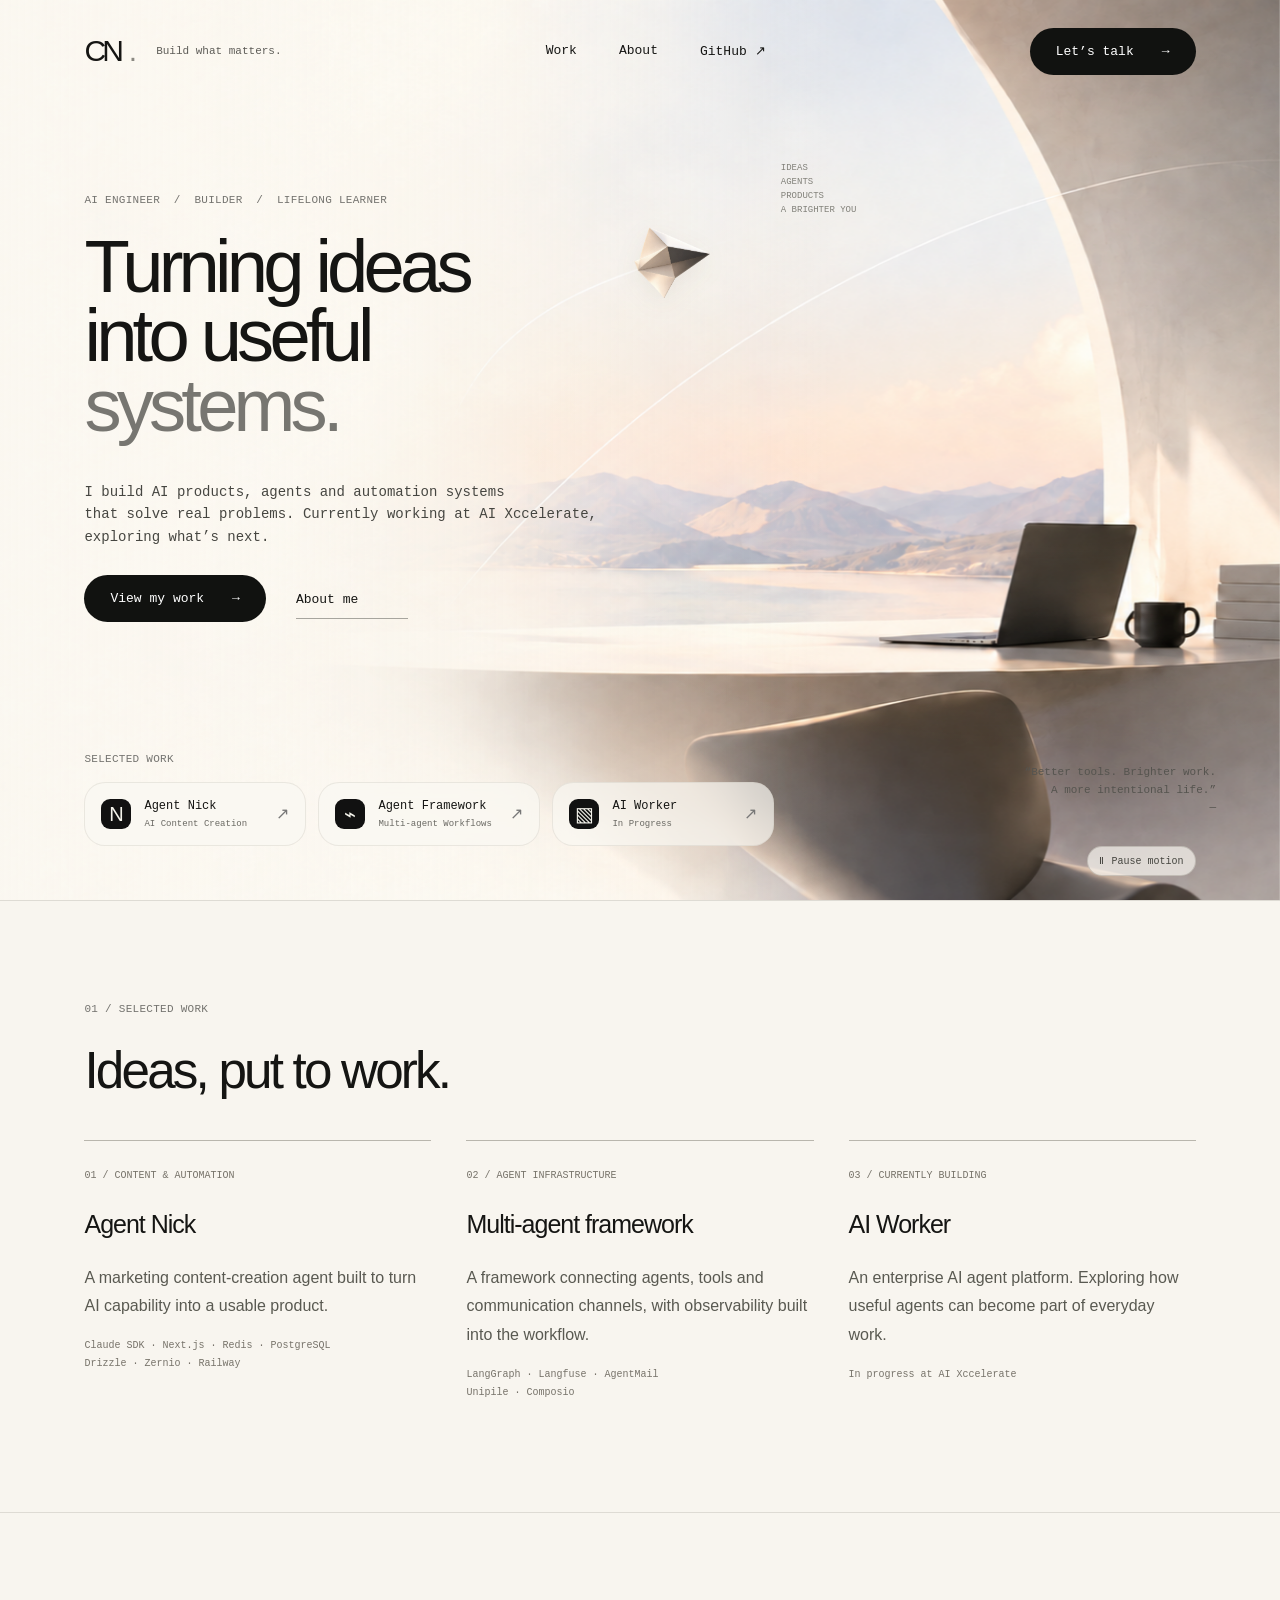
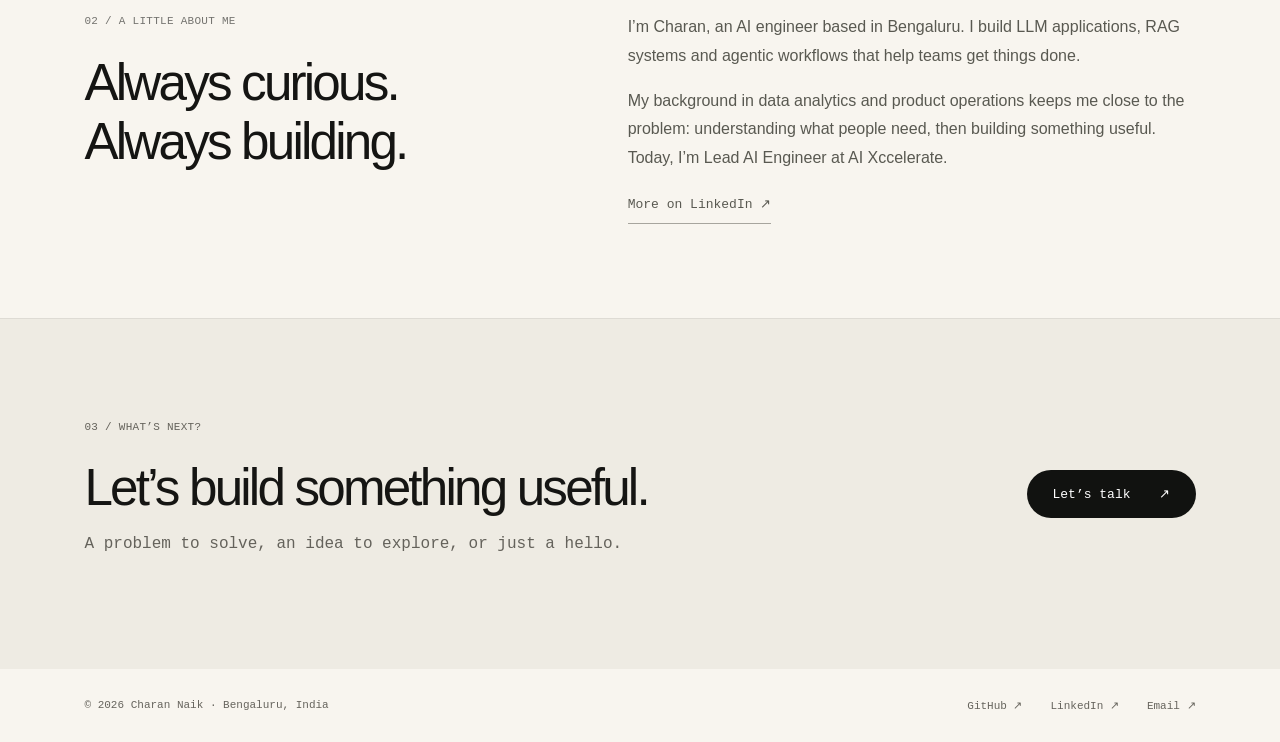
<file: index.html>
<!doctype html>
<html lang="en">
<head>
<meta charset="utf-8">
<meta name="viewport" content="width=device-width,initial-scale=1">
<link rel="icon" href="data:,">
<title>Charan Naik — Build what matters.</title>
<meta name="description" content="Charan Naik builds AI products, agents, and automation systems. Explore selected work and get in touch.">
<link rel="stylesheet" href="assets/css/styles.css">
</head>
<body>
<main>
<section class="hero" aria-labelledby="headline">
<div class="scene" aria-hidden="true"><img class="backdrop" src="assets/images/workspace-clean.png" alt="" fetchpriority="high"><div class="sunlight"></div></div>
<img class="scroll-plane" src="assets/images/plane.png" alt="" aria-hidden="true" draggable="false">
<button class="motion-toggle" type="button" aria-pressed="false" aria-label="Pause background motion">Ⅱ <span>Pause motion</span></button>
<header><a class="brand" href="#" aria-label="Charan Naik home"><span class="monogram">CN<span>.</span></span><span class="tagline mono">Build what matters.</span></a><nav aria-label="Main navigation"><a href="#work">Work</a><a href="#about">About</a><a href="https://github.com/Charan071" target="_blank" rel="noopener noreferrer">GitHub ↗</a></nav><a class="button" href="mailto:charan@aixccelerate.com">Let’s talk <span aria-hidden="true">→</span></a></header>
<div class="intro"><p class="eyebrow mono">AI ENGINEER &nbsp;/&nbsp; BUILDER &nbsp;/&nbsp; LIFELONG LEARNER</p><h1 id="headline">Turning ideas<br>into useful<br><span>systems.</span></h1><p class="description mono">I build AI products, agents and automation systems<br class="desktop-break"> that solve real problems. Currently working at AI Xccelerate, exploring what’s next.</p><div class="actions"><a class="button" href="#work">View my work <span aria-hidden="true">→</span></a><a class="text-link" href="#about">About me</a></div></div>
<div class="floating-note mono" aria-hidden="true">IDEAS<br>AGENTS<br>PRODUCTS<br>A BRIGHTER YOU</div>
<div class="selected"><p class="eyebrow mono">SELECTED WORK</p><div class="project-links"><a class="project-link" href="#nick"><span class="project-icon">N</span><span><strong>Agent Nick</strong><small>AI Content Creation</small></span><span class="arrow">↗</span></a><a class="project-link" href="#agents"><span class="project-icon">⌁</span><span><strong>Agent Framework</strong><small>Multi-agent Workflows</small></span><span class="arrow">↗</span></a><a class="project-link" href="#worker"><span class="project-icon">▧</span><span><strong>AI Worker</strong><small>In Progress</small></span><span class="arrow">↗</span></a></div></div>
<p class="quote mono">“Better tools. Brighter work.<br>A more intentional life.”<br>—</p>
</section>
<section class="section" id="work"><p class="eyebrow mono">01 / SELECTED WORK</p><h2>Ideas, put to work.</h2><div class="work-grid"><article class="work-card" id="nick"><span class="mono">01 / CONTENT & AUTOMATION</span><h3>Agent Nick</h3><p>A marketing content-creation agent built to turn AI capability into a usable product.</p><p class="mono">Claude SDK · Next.js · Redis · PostgreSQL<br>Drizzle · Zernio · Railway</p></article><article class="work-card" id="agents"><span class="mono">02 / AGENT INFRASTRUCTURE</span><h3>Multi-agent framework</h3><p>A framework connecting agents, tools and communication channels, with observability built into the workflow.</p><p class="mono">LangGraph · Langfuse · AgentMail<br>Unipile · Composio</p></article><article class="work-card" id="worker"><span class="mono">03 / CURRENTLY BUILDING</span><h3>AI Worker</h3><p>An enterprise AI agent platform. Exploring how useful agents can become part of everyday work.</p><p class="mono">In progress at AI Xccelerate</p></article></div></section>
<section class="section about" id="about"><div><p class="eyebrow mono">02 / A LITTLE ABOUT ME</p><h2>Always curious.<br>Always building.</h2></div><div class="about-copy"><p>I’m Charan, an AI engineer based in Bengaluru. I build LLM applications, RAG systems and agentic workflows that help teams get things done.</p><p>My background in data analytics and product operations keeps me close to the problem: understanding what people need, then building something useful. Today, I’m Lead AI Engineer at AI Xccelerate.</p><a class="text-link" href="https://www.linkedin.com/in/charan-s-naik" target="_blank" rel="noopener noreferrer">More on LinkedIn ↗</a></div></section>
<section class="section contact" id="contact"><div><p class="eyebrow mono">03 / WHAT’S NEXT?</p><h2>Let’s build something useful.</h2><p class="mono">A problem to solve, an idea to explore, or just a hello.</p></div><a class="button" href="mailto:charan@aixccelerate.com">Let’s talk <span aria-hidden="true">↗</span></a></section>
</main><footer><span>© 2026 Charan Naik · Bengaluru, India</span><div><a href="https://github.com/Charan071">GitHub ↗</a><a href="https://www.linkedin.com/in/charan-s-naik">LinkedIn ↗</a><a href="mailto:charan@aixccelerate.com">Email ↗</a></div></footer>
<script src="assets/js/main.js" defer></script>
</body></html>
</file>
<file: assets/css/styles.css>
:root{--paper:#f8f5ef;--ink:#151513;--muted:#72716d;--line:#dedbd4;font-family:Arial,Helvetica,sans-serif;color:var(--ink);background:var(--paper)}
*{box-sizing:border-box}html{scroll-behavior:smooth}body{margin:0}a{color:inherit;text-decoration:none}button{font:inherit}a:focus-visible,summary:focus-visible{outline:2px solid #76664c;outline-offset:6px}::selection{background:#ded4c2}.mono,nav,.button,.text-link,.project-link,footer,summary{font-family:'SFMono-Regular',Consolas,'Liberation Mono',monospace}
.hero{position:relative;isolation:isolate;min-height:850px;height:100svh;max-height:1120px;overflow:hidden;padding:0 6.6%}.backdrop{position:absolute;inset:0;width:100%;height:100%;object-fit:cover;object-position:center;z-index:-2}.hero:after{content:'';position:absolute;inset:0;z-index:-1;background:linear-gradient(90deg,rgba(248,245,239,.45),transparent 65%)}
header{height:102px;display:flex;align-items:center;justify-content:space-between;gap:32px}.brand{display:flex;align-items:center;gap:23px}.monogram{font-size:30px;letter-spacing:-4px}.monogram span{color:#8b8982;padding-left:9px}.tagline{font-size:11px;color:#5d5c57}nav{display:flex;gap:42px;font-size:13px}nav a{padding:10px 0;border-bottom:1px solid transparent}nav a:hover{border-color:var(--ink)}.button{display:inline-flex;gap:28px;align-items:center;justify-content:center;background:#111210;color:#fff;border-radius:40px;padding:16px 26px;font-size:13px;transition:transform .2s,background .2s}.button:hover{background:#34352f;transform:translateY(-2px)}.intro{padding-top:clamp(75px,10vh,140px);max-width:680px}.eyebrow{font-size:11px;font-weight:400;letter-spacing:.025em;color:#74736f;margin:0 0 22px;line-height:1.6}h1{font-size:clamp(66px,5.8vw,104px);font-weight:400;letter-spacing:-.065em;line-height:.94;margin:0}h1 span{color:#777671}.description{font-size:14px;line-height:1.6;max-width:545px;margin:40px 0 27px;color:#464641}.actions{display:flex;align-items:center;gap:30px}.text-link{padding:14px 0 11px;border-bottom:1px solid #a7a59e;min-width:112px;font-size:13px}.text-link:hover{border-color:#111}.selected{position:absolute;bottom:6%;left:6.6%;width:min(690px,62%)}.selected .eyebrow{margin-bottom:13px}.project-links{display:grid;grid-template-columns:repeat(3,1fr);gap:12px}.project-link{display:flex;align-items:center;gap:13px;border:1px solid rgba(195,190,180,.3);border-radius:21px;padding:16px;background:rgba(250,248,243,.7);backdrop-filter:blur(10px);transition:background .2s,transform .2s}.project-link:hover{background:#fff;transform:translateY(-4px)}.project-icon{width:30px;height:30px;background:#111;color:#f4f3eb;border-radius:9px;display:grid;place-items:center;font:20px Arial;flex-shrink:0}.project-link strong{font-size:12px;font-weight:400;display:block}.project-link small{font-size:9px;color:#696862;display:block;margin-top:6px;white-space:nowrap}.arrow{margin-left:auto;color:#777}.floating-note{position:absolute;left:61%;top:18%;font-size:9px;line-height:1.55;color:#818079}.quote{position:absolute;right:5%;bottom:8%;font-size:11px;line-height:1.6;text-align:right;color:#55544f}.section{padding:100px 6.6%;border-top:1px solid var(--line)}.section h2{font-size:clamp(38px,4vw,64px);font-weight:400;letter-spacing:-.055em;margin:0 0 40px}.work-grid{display:grid;grid-template-columns:repeat(3,1fr);gap:35px}.work-card{border-top:1px solid #b9b6ad;padding-top:23px;scroll-margin-top:40px}.work-card h3{font-weight:400;font-size:25px;letter-spacing:-.04em}.work-card p,.about-copy{font-size:16px;line-height:1.8;color:#595951}.work-card .mono{font-size:10px;line-height:1.8;color:#77736a}.about{display:grid;grid-template-columns:1fr 1.2fr;gap:70px}.about-copy{max-width:660px}.about-copy p:first-child{margin-top:0}.contact{background:#eeebe3;display:flex;align-items:center;justify-content:space-between;gap:32px}.contact h2{margin-bottom:18px}.contact p{color:#64625b}footer{padding:30px 6.6%;display:flex;justify-content:space-between;gap:25px;font-size:11px;color:#66645d}footer div{display:flex;gap:28px}
@media(min-width:1700px){.intro{padding-top:12vh}}@media(max-width:1100px){.hero{min-height:800px}nav{gap:23px}.tagline{display:none}.intro{max-width:580px}h1{font-size:80px}.selected{width:76%}.floating-note{left:72%}.quote{display:none}.description{max-width:460px}.project-link small{font-size:8px}}
@media(max-width:700px){.hero{height:auto;min-height:960px;padding:0 7%}.backdrop{object-position:66% center;opacity:.5}.hero:after{background:linear-gradient(180deg,rgba(248,245,239,.9) 0%,rgba(248,245,239,.88) 49%,rgba(248,245,239,.05) 74%,#f8f5ef 100%)}header{height:86px;gap:15px}nav{gap:18px;font-size:11px}header>.button{display:none}.intro{padding-top:60px}h1{font-size:clamp(52px,10.8vw,74px)}.eyebrow{font-size:9px}.description{font-size:12px;margin-top:30px;max-width:420px}.button,.text-link{font-size:12px}.floating-note{display:none}.selected{position:relative;left:auto;bottom:auto;width:100%;margin-top:170px;padding-bottom:34px}.project-links{grid-template-columns:1fr}.project-link{padding:12px 16px;border-radius:15px}.project-link small{font-size:10px}.section{padding:64px 7%}.work-grid,.about{grid-template-columns:1fr;gap:35px}.about h2{margin-bottom:0}.contact{display:block}.contact>.button{margin-top:20px}footer{flex-direction:column;padding:25px 7%}footer div{gap:20px}}
@media(prefers-reduced-motion:reduce){html{scroll-behavior:auto}*{transition:none!important}}

.scene{position:absolute;inset:0;z-index:-2;pointer-events:none;transform:translate3d(var(--scene-x,0px),var(--scene-y,0px),0);transition:transform 1.6s cubic-bezier(.2,.7,.2,1)}
.scene .backdrop{z-index:0;animation:scene-drift 22s ease-in-out infinite alternate;will-change:transform}
.sunlight{position:absolute;inset:-12%;background:radial-gradient(ellipse at 76% 45%,rgba(255,228,183,.24),transparent 42%);mix-blend-mode:soft-light;animation:light-drift 16s ease-in-out infinite alternate}
@keyframes scene-drift{from{transform:scale(1.045) translate3d(-.6%,.3%,0)}to{transform:scale(1.105) translate3d(.7%,-.6%,0)}}
@keyframes light-drift{from{transform:translate3d(-3%,2%,0);opacity:.4}to{transform:translate3d(3%,-2%,0);opacity:1}}
.motion-toggle{position:absolute;right:6.6%;bottom:24px;display:flex;align-items:center;gap:8px;padding:8px 11px;border:1px solid rgba(100,96,86,.25);border-radius:20px;background:rgba(248,245,239,.7);color:#45453f;font:10px 'SFMono-Regular',Consolas,monospace;cursor:pointer;z-index:2}
.motion-toggle:focus-visible{outline:2px solid #76664c;outline-offset:4px}.motion-toggle:hover{background:#f8f5ef}
.hero.motion-paused .scene{transform:none}.hero.motion-paused .scene *{animation-play-state:paused}
@media(max-width:700px){.motion-toggle{bottom:10px;right:7%;font-size:9px}.selected{padding-bottom:58px}}
@media(prefers-reduced-motion:reduce){.scene{transform:none!important;transition:none}.scene .backdrop,.sunlight{animation:none!important}.motion-toggle{display:none}}

.scroll-plane{position:absolute;left:52.5%;top:29%;width:clamp(82px,7.2vw,132px);height:auto;pointer-events:none;user-select:none;z-index:-1;transform:translate(-50%,-50%);will-change:transform;filter:drop-shadow(0 8px 12px rgba(71,58,40,.08))}
@media(max-width:700px){.scroll-plane{left:79%;top:59%;width:76px}}
@media(prefers-reduced-motion:reduce){.scroll-plane{will-change:auto}}
</file>
